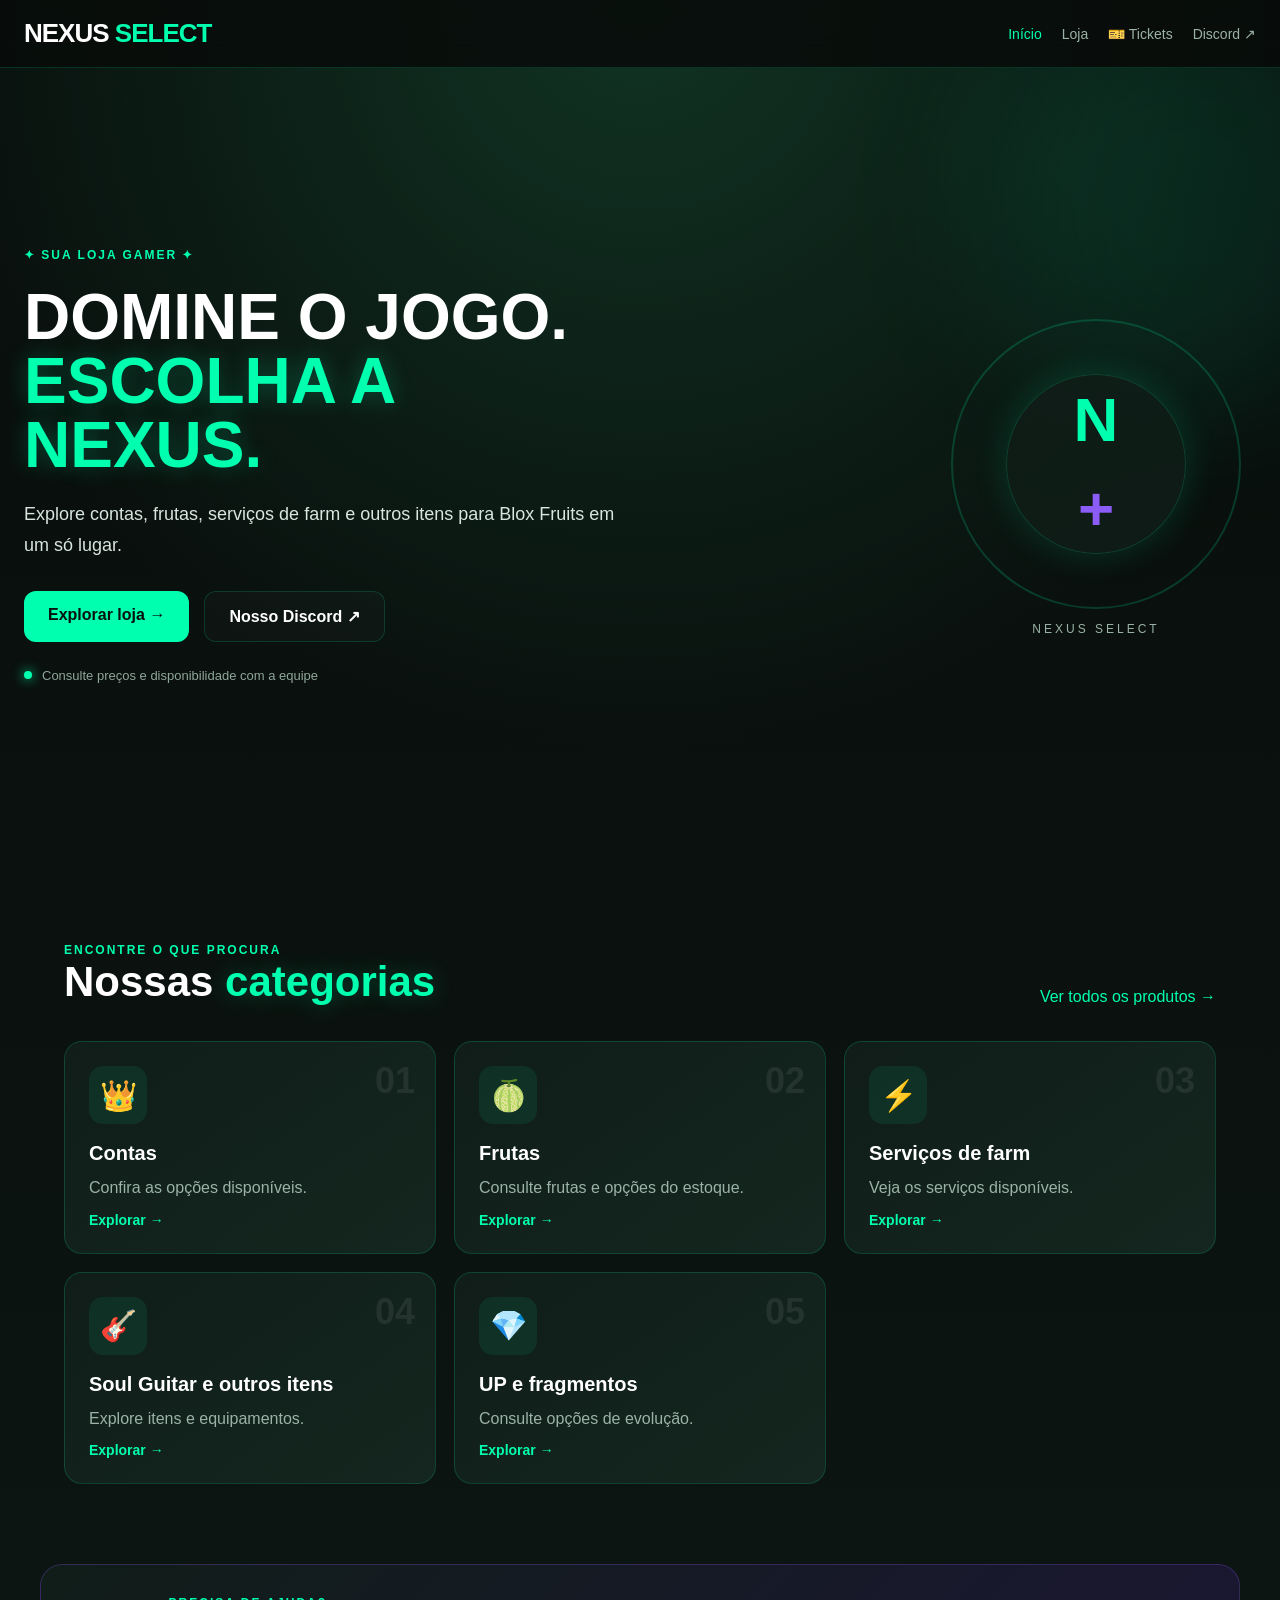
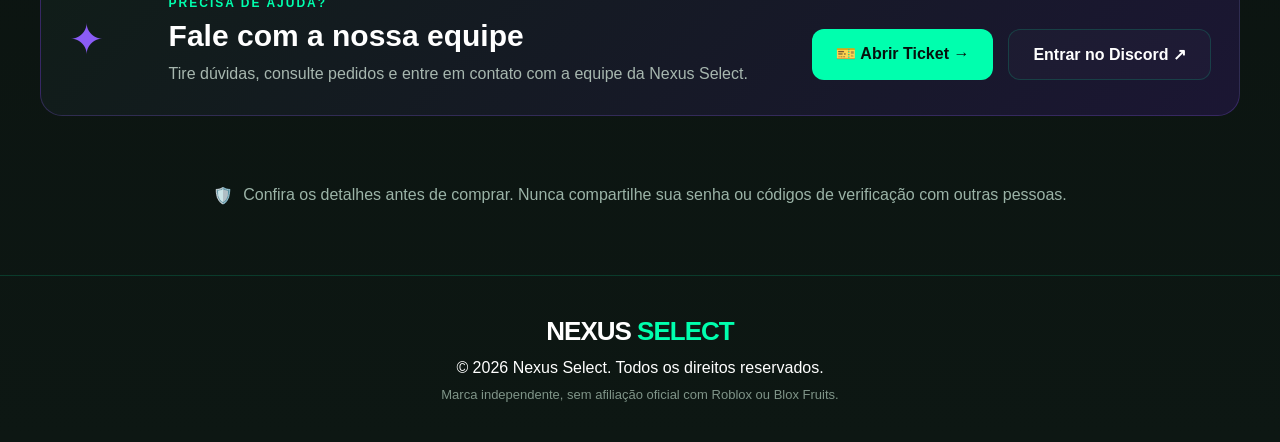
<file: index.html>
<!DOCTYPE html>
<html lang="pt-BR">
<head>
  <meta charset="UTF-8">
  <meta name="viewport" content="width=device-width, initial-scale=1.0">
  <meta name="theme-color" content="#080d0b">
  <meta name="description" content="Nexus Select — loja de itens, frutas, contas e serviços para Blox Fruits.">
  <title>Nexus Select | Início</title>
  <link rel="stylesheet" href="style.css">
  <script src="script.js" defer></script>
</head>

<body>
  <header class="site-header">
    <a class="brand" href="index.html" aria-label="Nexus Select, início">
      NEXUS <span>SELECT</span>
    </a>

    <nav class="main-nav" aria-label="Navegação principal">
      <a class="nav-link active" href="index.html">Início</a>
      <a class="nav-link" href="loja.html">Loja</a>
      <a class="nav-link" href="tickets.html">🎫 Tickets</a>
      <a class="nav-link"
         href="https://discord.gg/UbXGMjhYP"
         target="_blank" rel="noopener noreferrer">Discord ↗</a>
    </nav>
  </header>

  <main>
    <section class="hero">
      <div class="hero-glow"></div>

      <div class="hero-content">
        <span class="eyebrow">✦ SUA LOJA GAMER ✦</span>

        <h1>DOMINE O JOGO.<br>
          <span class="gradient-text">ESCOLHA A NEXUS.</span>
        </h1>

        <p class="hero-description">
          Explore contas, frutas, serviços de farm e outros itens
          para Blox Fruits em um só lugar.
        </p>

        <div class="hero-actions">
          <a class="button button-primary" href="loja.html">
            Explorar loja <span aria-hidden="true">→</span>
          </a>

          <a class="button button-secondary"
             href="https://discord.gg/UbXGMjhYP"
             target="_blank" rel="noopener noreferrer">
            Nosso Discord ↗
          </a>
        </div>

        <div class="hero-status">
          <span class="status-dot"></span>
          <span>Consulte preços e disponibilidade com a equipe</span>
        </div>
      </div>

      <div class="hero-symbol" aria-hidden="true">
        <div class="symbol-ring"></div>
        <div class="symbol-core">N<span>+</span></div>
        <div class="symbol-caption">NEXUS SELECT</div>
      </div>
    </section>

    <section class="section categories-section" id="categorias">
      <div class="section-heading">
        <div>
          <span class="eyebrow">ENCONTRE O QUE PROCURA</span>
          <h2>Nossas <span class="gradient-text">categorias</span></h2>
        </div>
        <a class="text-link" href="loja.html">Ver todos os produtos →</a>
      </div>

      <div class="category-grid">
        <a class="category-card" href="categoria.html?tipo=contas">
          <div class="category-icon">👑</div>
          <div class="category-info">
            <h3>Contas</h3>
            <p>Confira as opções disponíveis.</p>
            <span class="category-link">Explorar →</span>
          </div>
          <span class="card-number">01</span>
        </a>

        <a class="category-card" href="categoria.html?tipo=frutas">
          <div class="category-icon">🍈</div>
          <div class="category-info">
            <h3>Frutas</h3>
            <p>Consulte frutas e opções do estoque.</p>
            <span class="category-link">Explorar →</span>
          </div>
          <span class="card-number">02</span>
        </a>

        <a class="category-card" href="categoria.html?tipo=servicos">
          <div class="category-icon">⚡</div>
          <div class="category-info">
            <h3>Serviços de farm</h3>
            <p>Veja os serviços disponíveis.</p>
            <span class="category-link">Explorar →</span>
          </div>
          <span class="card-number">03</span>
        </a>

        <a class="category-card" href="categoria.html?tipo=itens">
          <div class="category-icon">🎸</div>
          <div class="category-info">
            <h3>Soul Guitar e outros itens</h3>
            <p>Explore itens e equipamentos.</p>
            <span class="category-link">Explorar →</span>
          </div>
          <span class="card-number">04</span>
        </a>

        <a class="category-card" href="categoria.html?tipo=up">
          <div class="category-icon">💎</div>
          <div class="category-info">
            <h3>UP e fragmentos</h3>
            <p>Consulte opções de evolução.</p>
            <span class="category-link">Explorar →</span>
          </div>
          <span class="card-number">05</span>
        </a>
      </div>
    </section>

    <!-- AJUDA E TICKETS -->
    <section class="discord-banner">
      <div class="discord-mark" aria-hidden="true">✦</div>

      <div class="discord-copy">
        <span class="eyebrow">PRECISA DE AJUDA?</span>
        <h2>Fale com a nossa equipe</h2>
        <p>
          Tire dúvidas, consulte pedidos e entre em contato
          com a equipe da Nexus Select.
        </p>
      </div>

      <div class="hero-actions">
        <a class="button button-primary"
           href="tickets.html">
          🎫 Abrir Ticket →
        </a>

        <a class="button button-secondary"
           href="https://discord.gg/UbXGMjhYP"
           target="_blank" rel="noopener noreferrer">
          Entrar no Discord ↗
        </a>
      </div>
    </section>

    <section class="trust-note">
      <span aria-hidden="true">🛡️</span>
      <p>
        Confira os detalhes antes de comprar. Nunca compartilhe sua senha
        ou códigos de verificação com outras pessoas.
      </p>
    </section>
  </main>

  <footer class="site-footer">
    <a class="brand footer-brand" href="index.html">
      NEXUS <span>SELECT</span>
    </a>

    <p>© 2026 Nexus Select. Todos os direitos reservados.</p>

    <p class="footer-disclaimer">
      Marca independente, sem afiliação oficial com Roblox ou Blox Fruits.
    </p>
  </footer>
</body>
</html>
</file>
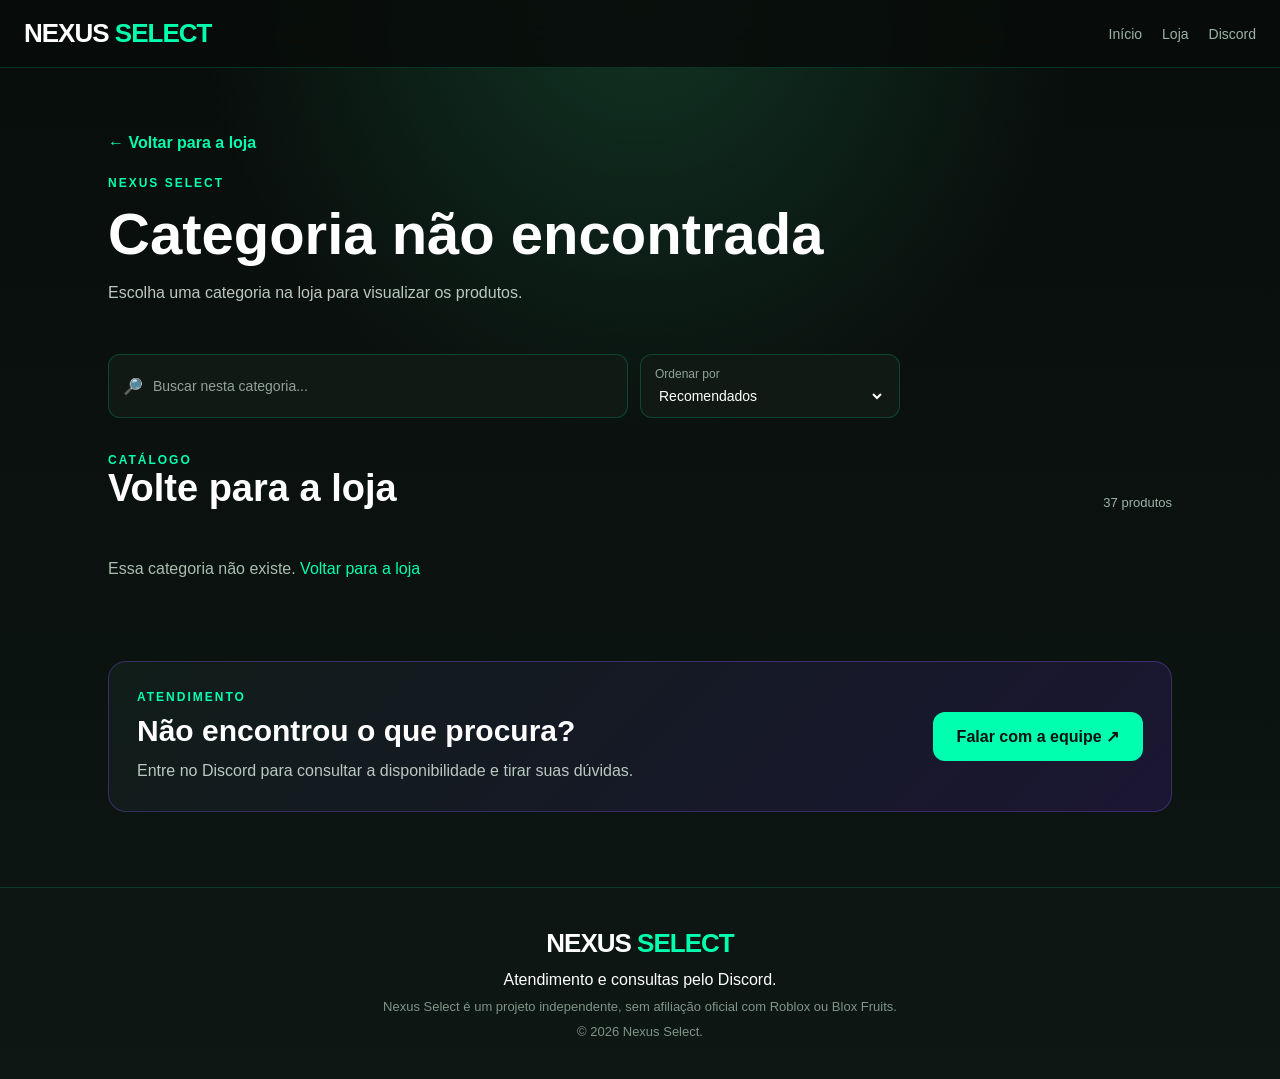
<file: categoria.html>
<!DOCTYPE html>
<html lang="pt-BR">
<head>
  <meta charset="UTF-8">
  <meta name="viewport" content="width=device-width, initial-scale=1.0">

  <title>Categoria | Nexus Select</title>
  <meta
    name="description"
    content="Explore as categorias de produtos e serviços da Nexus Select."
  >

  <link rel="stylesheet" href="style.css">
  <link rel="stylesheet" href="loja.css">

  <script src="produtos.js" defer></script>
  <script src="script.js" defer></script>
  <script src="loja.js" defer></script>
  <script src="categoria.js" defer></script>
</head>

<body>

  <header class="site-header">
    <a class="brand" href="index.html">
      NEXUS <span>SELECT</span>
    </a>

    <nav class="main-nav">
      <a class="nav-link" href="index.html">Início</a>
      <a class="nav-link" href="loja.html">Loja</a>
      <a
        class="nav-link"
        href="https://discord.gg/UbXGMjhYP"
        target="_blank"
        rel="noopener noreferrer"
      >
        Discord
      </a>
    </nav>
  </header>

  <main class="shop-page">

    <section class="shop-hero">
      <a class="back-link" href="loja.html">← Voltar para a loja</a>

      <p class="eyebrow" id="categoria-etiqueta">
        NEXUS SELECT
      </p>

      <h1 id="categoria-titulo">
        Carregando <span class="gradient-text">categoria...</span>
      </h1>

      <p id="categoria-descricao">
        Estamos preparando os produtos desta categoria.
      </p>
    </section>

    <section class="shop-tools">
      <label class="search-box">
        <span>🔎</span>
        <input
          type="search"
          id="busca-produtos"
          placeholder="Buscar nesta categoria..."
          aria-label="Buscar nesta categoria"
        >
      </label>

      <label class="filter-box">
        <span>Ordenar por</span>
        <select id="ordenacao">
          <option value="padrao">Recomendados</option>
          <option value="menor-preco">Menor preço</option>
          <option value="maior-preco">Maior preço</option>
        </select>
      </label>
    </section>

    <section class="shop-products">
      <div class="section-heading">
        <div>
          <p class="eyebrow">CATÁLOGO</p>
          <h2 id="titulo-lista">Produtos disponíveis</h2>
        </div>

        <span class="product-count" id="quantidade-produtos">
          Carregando produtos...
        </span>
      </div>

      <div class="product-grid" id="lista-produtos">
        <p class="loading-message">
          Carregando produtos...
        </p>
      </div>

      <p id="sem-resultados" hidden>
        Nenhum produto encontrado nesta categoria.
        Tente outra busca ou volte para a loja.
      </p>
    </section>

    <section class="shop-help">
      <div>
        <p class="eyebrow">ATENDIMENTO</p>
        <h2>Não encontrou o que procura?</h2>
        <p>
          Entre no Discord para consultar a disponibilidade
          e tirar suas dúvidas.
        </p>
      </div>

      <a
        class="button button-primary"
        href="https://discord.gg/UbXGMjhYP"
        target="_blank"
        rel="noopener noreferrer"
      >
        Falar com a equipe ↗
      </a>
    </section>

  </main>

  <footer class="site-footer">
    <a class="brand footer-brand" href="index.html">
      NEXUS <span>SELECT</span>
    </a>

    <p>Atendimento e consultas pelo Discord.</p>

    <p class="footer-disclaimer">
      Nexus Select é um projeto independente, sem afiliação oficial
      com Roblox ou Blox Fruits.
    </p>

    <p class="footer-disclaimer">
      © <span id="ano-atual"></span> Nexus Select.
    </p>
  </footer>

</body>
</html>
</file>
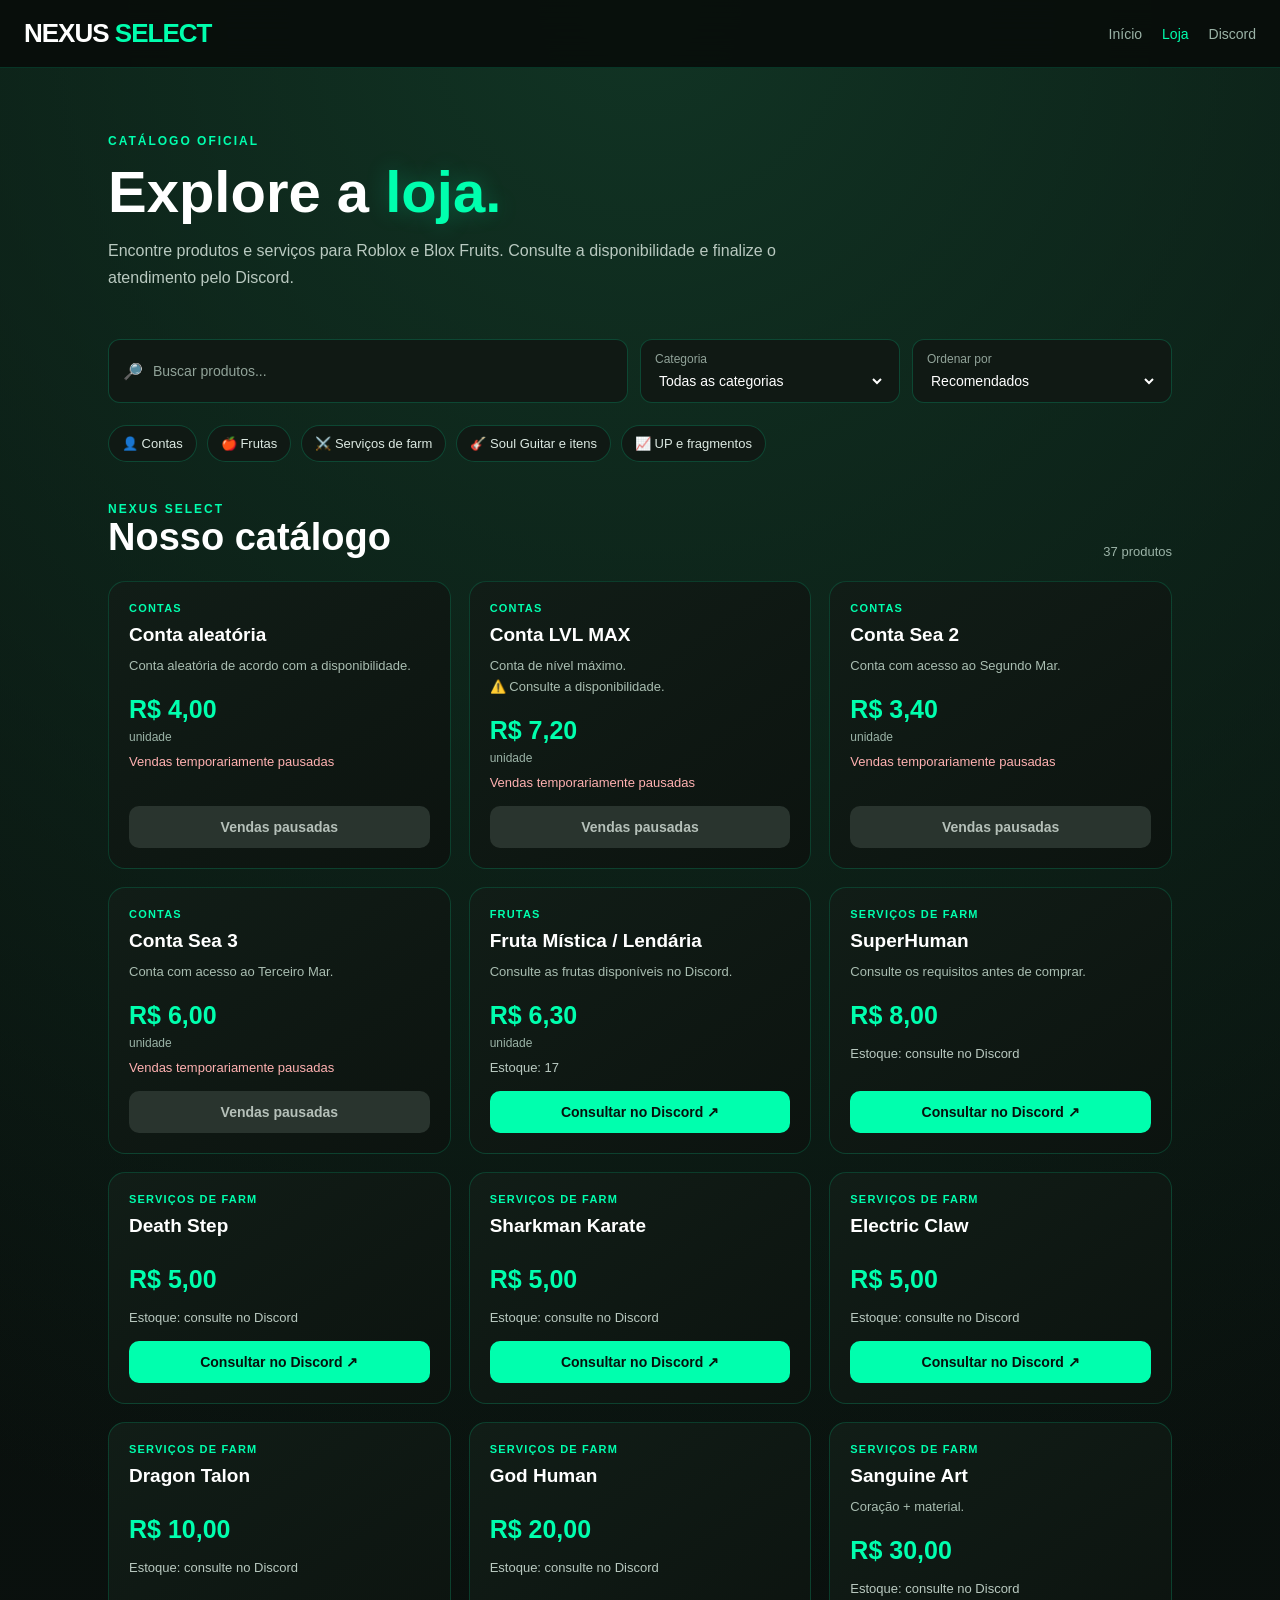
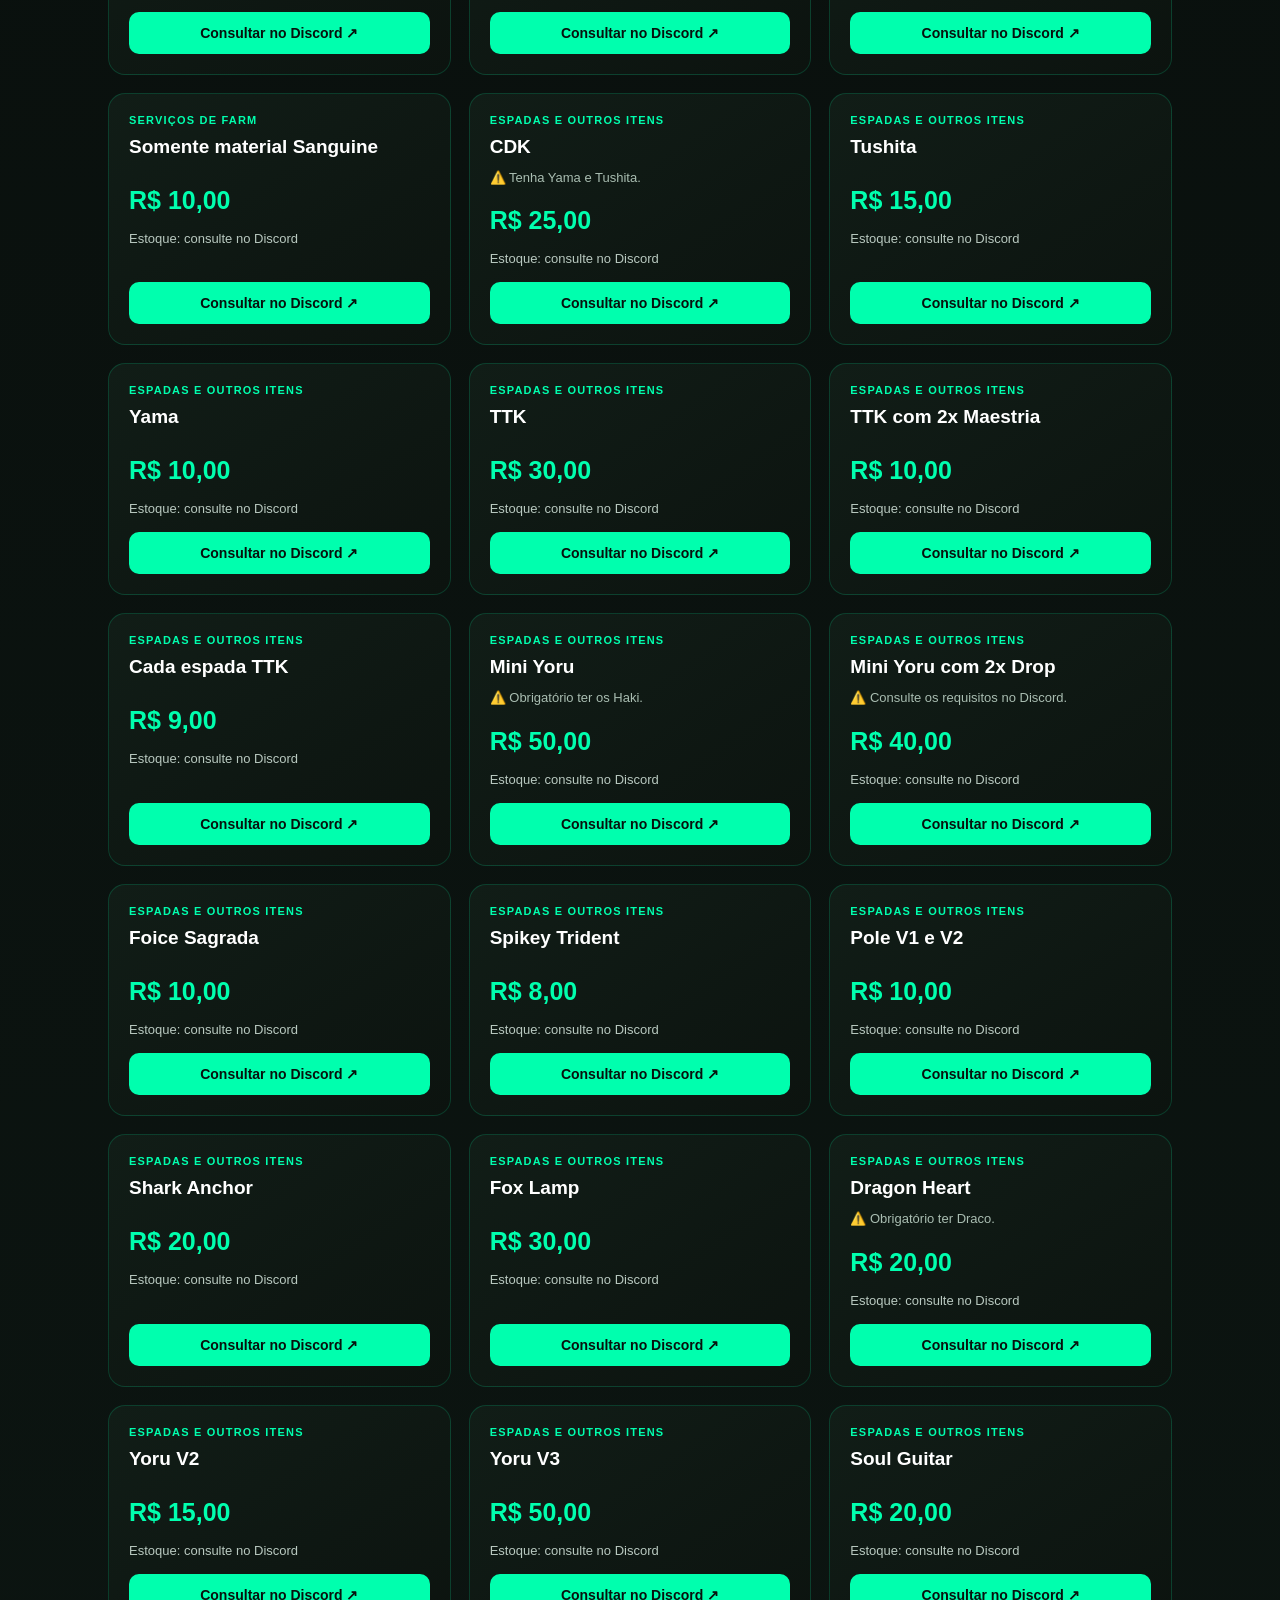
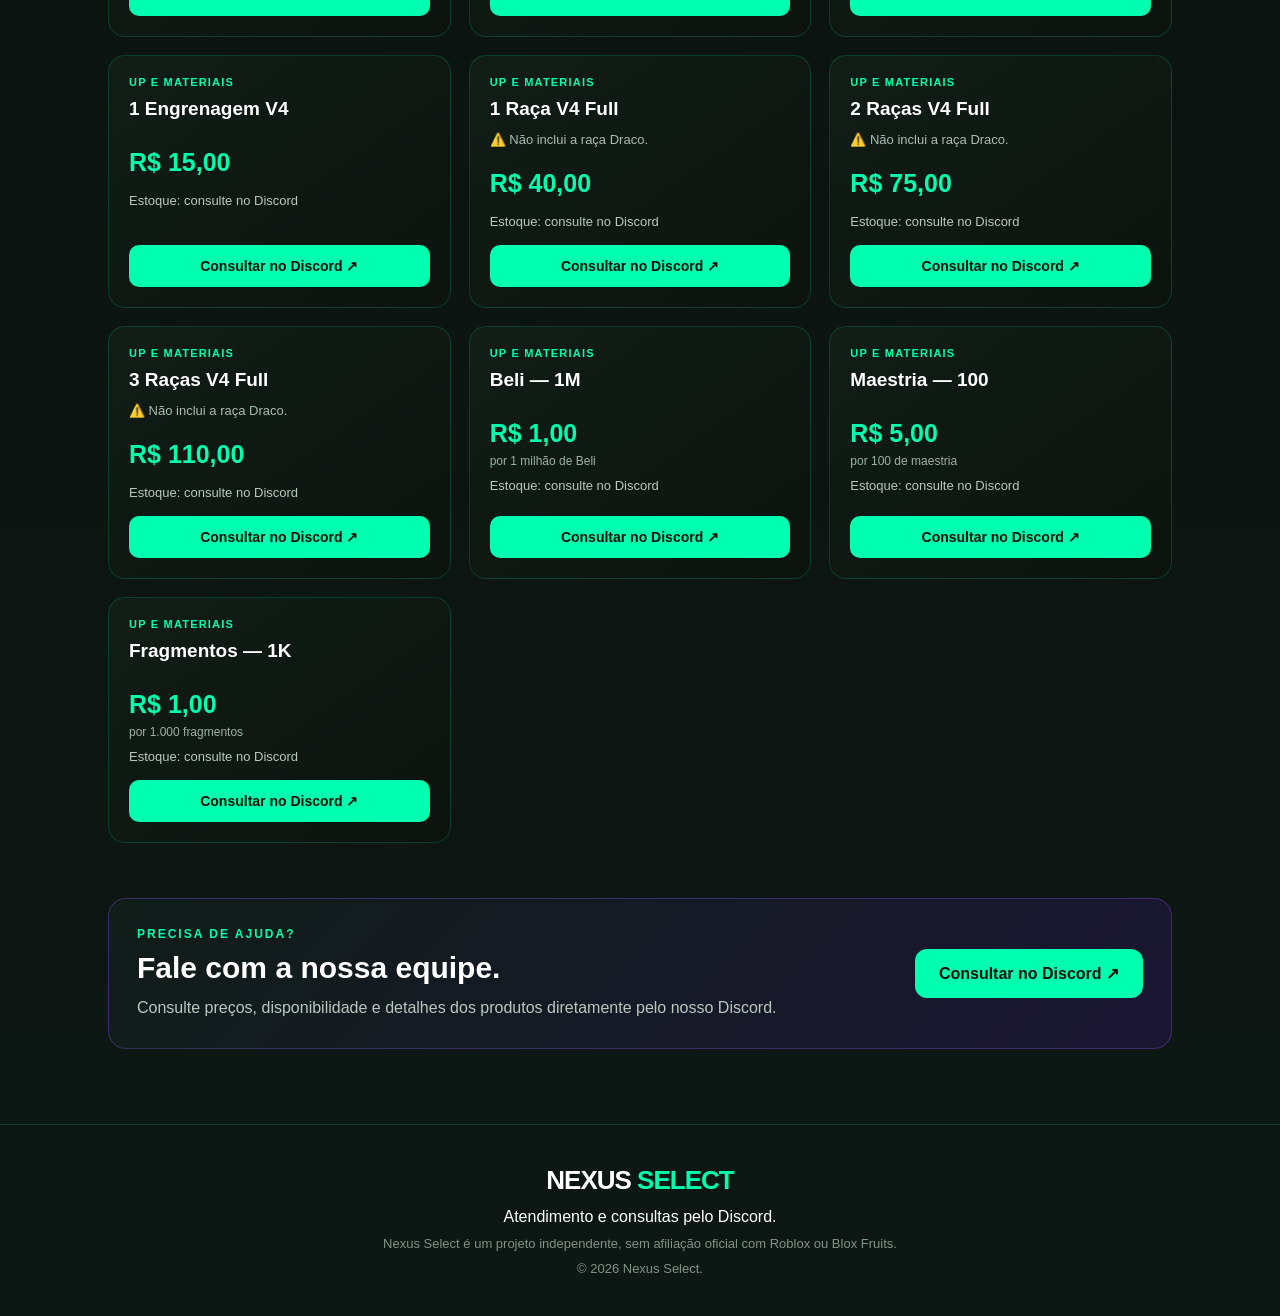
<file: loja.html>
<!DOCTYPE html>
<html lang="pt-BR">
<head>
  <meta charset="UTF-8">
  <meta name="viewport" content="width=device-width, initial-scale=1.0">

  <title>Loja | Nexus Select</title>
  <meta name="description" content="Explore o catálogo da Nexus Select e consulte suas compras pelo Discord.">

  <link rel="stylesheet" href="style.css">
  <link rel="stylesheet" href="loja.css">

  <script src="produtos.js" defer></script>
  <script src="script.js" defer></script>
  <script src="loja.js" defer></script>
</head>

<body>

  <header class="site-header">
    <a class="brand" href="index.html">
      NEXUS <span>SELECT</span>
    </a>

    <nav class="main-nav">
      <a class="nav-link" href="index.html">Início</a>
      <a class="nav-link active" href="loja.html">Loja</a>
      <a class="nav-link" href="https://discord.gg/UbXGMjhYP" target="_blank" rel="noopener noreferrer">Discord</a>
    </nav>
  </header>

  <main class="shop-page">

    <section class="shop-hero">
      <p class="eyebrow">CATÁLOGO OFICIAL</p>
      <h1>Explore a <span class="gradient-text">loja.</span></h1>
      <p>
        Encontre produtos e serviços para Roblox e Blox Fruits.
        Consulte a disponibilidade e finalize o atendimento pelo Discord.
      </p>
    </section>

    <section class="shop-tools">
      <label class="search-box">
        <span>🔎</span>
        <input
          type="search"
          id="busca-produtos"
          placeholder="Buscar produtos..."
          aria-label="Buscar produtos"
        >
      </label>

      <label class="filter-box">
        <span>Categoria</span>
        <select id="filtro-categoria">
          <option value="todos">Todas as categorias</option>
          <option value="contas">Contas</option>
          <option value="frutas">Frutas</option>
          <option value="servicos">Serviços de farm</option>
          <option value="itens">Soul Guitar e outros itens</option>
          <option value="up">UP e fragmentos</option>
        </select>
      </label>

      <label class="filter-box">
        <span>Ordenar por</span>
        <select id="ordenacao">
          <option value="padrao">Recomendados</option>
          <option value="menor-preco">Menor preço</option>
          <option value="maior-preco">Maior preço</option>
        </select>
      </label>
    </section>

    <section class="shop-categories">
      <a href="categoria.html?tipo=contas">👤 Contas</a>
      <a href="categoria.html?tipo=frutas">🍎 Frutas</a>
      <a href="categoria.html?tipo=servicos">⚔️ Serviços de farm</a>
      <a href="categoria.html?tipo=itens">🎸 Soul Guitar e itens</a>
      <a href="categoria.html?tipo=up">📈 UP e fragmentos</a>
    </section>

    <section class="shop-products">
      <div class="section-heading">
        <div>
          <p class="eyebrow">NEXUS SELECT</p>
          <h2>Nosso catálogo</h2>
        </div>
        <span class="product-count" id="quantidade-produtos">
          Carregando produtos...
        </span>
      </div>

      <div class="product-grid" id="lista-produtos">
        <p class="loading-message">Carregando catálogo...</p>
      </div>

      <p id="sem-resultados" hidden>
        Nenhum produto encontrado. Tente outra busca ou categoria.
      </p>
    </section>

    <section class="shop-help">
      <div>
        <p class="eyebrow">PRECISA DE AJUDA?</p>
        <h2>Fale com a nossa equipe.</h2>
        <p>
          Consulte preços, disponibilidade e detalhes dos produtos
          diretamente pelo nosso Discord.
        </p>
      </div>

      <a
        class="button button-primary"
        href="https://discord.gg/UbXGMjhYP"
        target="_blank"
        rel="noopener noreferrer"
      >
        Consultar no Discord ↗
      </a>
    </section>

  </main>

  <footer class="site-footer">
    <a class="brand footer-brand" href="index.html">
      NEXUS <span>SELECT</span>
    </a>

    <p>Atendimento e consultas pelo Discord.</p>

    <p class="footer-disclaimer">
      Nexus Select é um projeto independente, sem afiliação oficial
      com Roblox ou Blox Fruits.
    </p>

    <p class="footer-disclaimer">
      © <span id="ano-atual"></span> Nexus Select.
    </p>
  </footer>

</body>
</html>
</file>
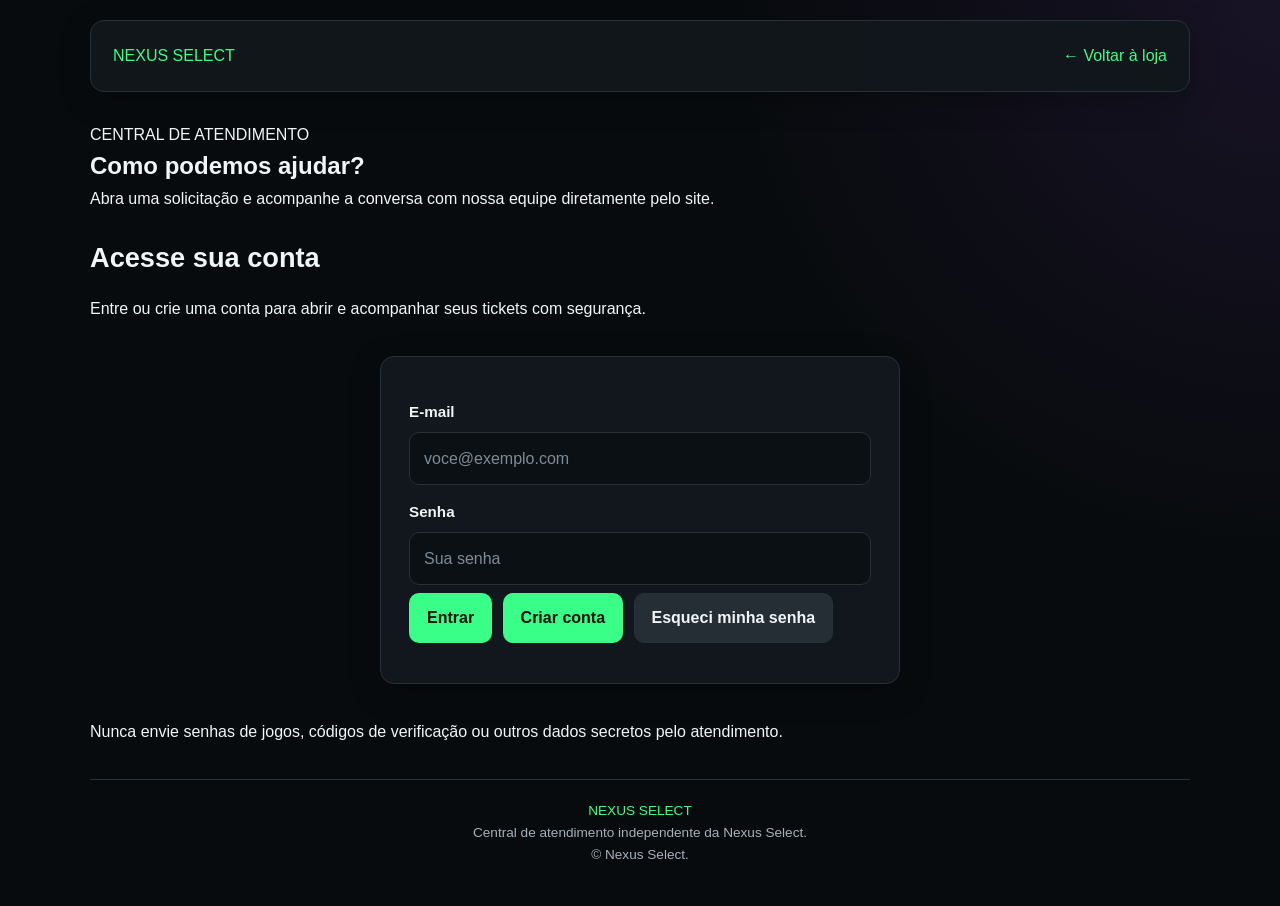
<file: tickets.html>
<!DOCTYPE html>
<html lang="pt-BR">
<head>
  <meta charset="UTF-8">
  <meta name="viewport" content="width=device-width, initial-scale=1.0">
  <meta name="theme-color" content="#080d0b">

  <title>Central de Tickets | Nexus Select</title>
  <meta
    name="description"
    content="Central oficial de atendimento da Nexus Select."
  >

  <link rel="stylesheet" href="tickets.css">
  <script src="tickets.js" defer></script>
</head>

<body>
  <header class="ticket-header">
    <a class="ticket-brand" href="index.html">
      NEXUS <span>SELECT</span>
    </a>

    <a class="ticket-back" href="index.html">
      ← Voltar à loja
    </a>
  </header>

  <main class="ticket-main">
    <section class="ticket-hero">
      <p class="ticket-eyebrow">CENTRAL DE ATENDIMENTO</p>

      <h1>
        Como podemos <span>ajudar?</span>
      </h1>

      <p>
        Abra uma solicitação e acompanhe a conversa
        com nossa equipe diretamente pelo site.
      </p>
    </section>

    <section class="ticket-auth" id="area-login">
      <h2>Acesse sua conta</h2>

      <p>
        Entre ou crie uma conta para abrir e acompanhar
        seus tickets com segurança.
      </p>

      <form id="form-login">
        <label for="email">E-mail</label>
        <input
          id="email"
          name="email"
          type="email"
          autocomplete="email"
          placeholder="voce@exemplo.com"
          required
        >

        <label for="senha">Senha</label>
        <input
          id="senha"
          name="senha"
          type="password"
          autocomplete="current-password"
          placeholder="Sua senha"
          minlength="8"
          required
        >

        <button type="submit" id="botao-entrar">
          Entrar
        </button>

        <button type="button" id="botao-cadastro">
          Criar conta
        </button>

        <button type="button" id="botao-recuperar">
          Esqueci minha senha
        </button>

        <p id="mensagem-login" role="status" aria-live="polite"></p>
      </form>
    </section>

    <section class="ticket-dashboard" id="area-tickets" hidden>
      <div class="ticket-section-heading">
        <div>
          <p class="ticket-eyebrow">SUA CONTA</p>
          <h2>Meus tickets</h2>
        </div>

        <button type="button" id="botao-sair">
          Sair
        </button>
      </div>

      <button type="button" id="botao-abrir-ticket">
        + Abrir novo ticket
      </button>

      <form id="form-ticket" hidden>
        <label for="ticket-categoria">Categoria</label>

        <select id="ticket-categoria" required>
          <option value="">Selecione uma categoria</option>
          <option value="compra">Dúvida sobre compra</option>
          <option value="pedido">Problema com pedido</option>
          <option value="produto">Produto e disponibilidade</option>
          <option value="suporte">Suporte geral</option>
          <option value="outro">Outro assunto</option>
        </select>

        <label for="ticket-assunto">Assunto</label>
        <input
          id="ticket-assunto"
          maxlength="100"
          placeholder="Resuma sua solicitação"
          required
        >

        <label for="ticket-mensagem">Mensagem</label>
        <textarea
          id="ticket-mensagem"
          rows="5"
          maxlength="3000"
          placeholder="Explique como podemos ajudar..."
          required
        ></textarea>

        <button type="submit" id="botao-enviar-ticket">
          Enviar solicitação
        </button>

        <button type="button" id="botao-cancelar-ticket">
          Cancelar
        </button>

        <p id="mensagem-ticket" role="status" aria-live="polite"></p>
      </form>

      <div id="lista-tickets">
        <p>Seus tickets aparecerão aqui após o login.</p>
      </div>

      <section id="conversa-ticket" hidden>
        <button type="button" id="botao-voltar-tickets">
          ← Meus tickets
        </button>

        <h2 id="conversa-titulo">Conversa do ticket</h2>

        <div id="lista-mensagens" aria-live="polite"></div>

        <form id="form-resposta">
          <label for="resposta-mensagem">Sua mensagem</label>

          <textarea
            id="resposta-mensagem"
            rows="3"
            maxlength="3000"
            placeholder="Escreva sua resposta..."
            required
          ></textarea>

          <button type="submit">Enviar mensagem</button>
          <p id="mensagem-resposta" role="status"></p>
        </form>
      </section>
    </section>

    <section class="ticket-admin" id="area-admin" hidden>
      <p class="ticket-eyebrow">EQUIPE NEXUS</p>
      <h2>Painel de atendimento</h2>

      <p>
        Área reservada para funcionários autorizados.
      </p>

      <div id="lista-tickets-admin"></div>
    </section>

    <p class="ticket-security-note">
      Nunca envie senhas de jogos, códigos de verificação
      ou outros dados secretos pelo atendimento.
    </p>
  </main>

  <footer class="ticket-footer">
    <a class="ticket-brand" href="index.html">
      NEXUS <span>SELECT</span>
    </a>

    <p>Central de atendimento independente da Nexus Select.</p>
    <p>© <span id="ano-atual"></span> Nexus Select.</p>
  </footer>
</body>
</html>
</file>
<file: style.css>
/* BOTÃO DO SISTEMA DE TICKETS */
.botao-tickets {
  display: inline-flex;
  align-items: center;
  justify-content: center;
  gap: 8px;
  padding: 14px 22px;
  margin: 8px;
  border: 1px solid #39ff88;
  border-radius: 12px;
  background: #10251b;
  color: #39ff88;
  font-weight: bold;
  text-decoration: none;
  transition: 0.2s ease;
}

.botao-tickets:hover {
  background: #39ff88;
  color: #07110b;
  transform: translateY(-2px);
}
@import url('https://fonts.googleapis.com/css2?family=Inter:wght@400;500;600;700;800;900&display=swap');

:root{
  --bg:#080d0b;
  --bg2:#0d1713;
  --card:#101d18;
  --card2:#14261f;
  --green:#00ffae;
  --green2:#00d68f;
  --purple:#8b5cf6;
  --white:#ffffff;
  --text:#d8e6df;
  --line:rgba(0,255,174,.16);
}

*{
  margin:0;
  padding:0;
  box-sizing:border-box;
}

html{
  scroll-behavior:smooth;
}

body{
  font-family:Inter,sans-serif;
  background:
    radial-gradient(circle at top,#113424 0%,transparent 35%),
    linear-gradient(180deg,var(--bg),var(--bg2));
  color:var(--white);
}

a{
  text-decoration:none;
  color:inherit;
}

/* HEADER */

.site-header{
  position:sticky;
  top:0;
  z-index:100;
  backdrop-filter:blur(15px);
  background:rgba(8,13,11,.9);
  border-bottom:1px solid var(--line);
}

.site-header{
  display:flex;
  justify-content:space-between;
  align-items:center;
  padding:18px 24px;
}

.brand{
  font-size:26px;
  font-weight:900;
  letter-spacing:-1px;
}

.brand span{
  color:var(--green);
}

.main-nav{
  display:flex;
  gap:20px;
}

.nav-link{
  color:#9bb3a7;
  font-size:14px;
  transition:.2s;
}

.nav-link:hover,
.nav-link.active{
  color:var(--green);
}

/* HERO */

.hero{
  min-height:88vh;
  display:flex;
  justify-content:space-between;
  align-items:center;
  gap:40px;
  padding:70px 24px;
  position:relative;
  overflow:hidden;
}

.hero-glow{
  position:absolute;
  right:-120px;
  top:-80px;
  width:420px;
  height:420px;
  border-radius:50%;
  background:rgba(0,255,174,.08);
  filter:blur(70px);
}

.hero-content{
  max-width:620px;
  position:relative;
  z-index:2;
}

.eyebrow{
  color:var(--green);
  font-size:12px;
  font-weight:800;
  letter-spacing:2px;
}

.hero h1{
  font-size:64px;
  line-height:1;
  margin:22px 0;
}

.gradient-text{
  color:var(--green);
  text-shadow:0 0 22px rgba(0,255,174,.25);
}

.hero-description{
  color:var(--text);
  font-size:18px;
  line-height:1.7;
}

.hero-actions{
  display:flex;
  gap:15px;
  margin-top:30px;
  flex-wrap:wrap;
}

.button{
  padding:15px 24px;
  border-radius:12px;
  font-weight:800;
  transition:.2s;
}

.button:hover{
  transform:translateY(-3px);
}

.button-primary{
  background:var(--green);
  color:#07110d;
}

.button-secondary{
  border:1px solid var(--line);
  background:rgba(255,255,255,.02);
}

.hero-status{
  display:flex;
  align-items:center;
  gap:10px;
  margin-top:26px;
  color:#8fa69b;
  font-size:13px;
}

.status-dot{
  width:8px;
  height:8px;
  border-radius:50%;
  background:var(--green);
  box-shadow:0 0 12px var(--green);
}

/* SÍMBOLO */

.hero-symbol{
  position:relative;
  width:320px;
  height:320px;
  display:grid;
  place-items:center;
}

.symbol-ring{
  position:absolute;
  width:290px;
  height:290px;
  border-radius:50%;
  border:2px solid rgba(0,255,174,.18);
}

.symbol-core{
  width:180px;
  height:180px;
  border-radius:50%;
  display:grid;
  place-items:center;
  background:rgba(16,29,24,.9);
  border:1px solid var(--line);
  font-size:62px;
  font-weight:900;
  color:var(--green);
  box-shadow:0 0 35px rgba(0,255,174,.15);
}

.symbol-core span{
  color:var(--purple);
}

.symbol-caption{
  position:absolute;
  bottom:-12px;
  font-size:12px;
  letter-spacing:3px;
  color:#9bb3a7;
}

/* SEÇÕES */

.section{
  max-width:1200px;
  margin:auto;
  padding:80px 24px;
}

.section-heading{
  display:flex;
  justify-content:space-between;
  align-items:flex-end;
  margin-bottom:35px;
  gap:20px;
}

.section-heading h2{
  font-size:42px;
}

.text-link{
  color:var(--green);
}

/* CATEGORIAS */

.category-grid{
  display:grid;
  grid-template-columns:repeat(3,1fr);
  gap:18px;
}

.category-card{
  position:relative;
  padding:24px;
  border-radius:18px;
  background:linear-gradient(145deg,var(--card),var(--card2));
  border:1px solid var(--line);
  transition:.2s;
}

.category-card:hover{
  transform:translateY(-5px);
  border-color:rgba(0,255,174,.45);
}

.category-icon{
  width:58px;
  height:58px;
  display:grid;
  place-items:center;
  border-radius:14px;
  background:rgba(0,255,174,.08);
  font-size:30px;
}

.category-info h3{
  margin-top:18px;
  font-size:20px;
}

.category-info p{
  margin:10px 0;
  color:#9bb3a7;
  line-height:1.6;
}

.category-link{
  color:var(--green);
  font-size:14px;
  font-weight:700;
}

.card-number{
  position:absolute;
  top:18px;
  right:20px;
  color:rgba(255,255,255,.08);
  font-size:36px;
  font-weight:900;
}

/* DISCORD */

.discord-banner{
  max-width:1200px;
  margin:0 auto 70px;
  padding:28px;
  border-radius:22px;
  background:linear-gradient(135deg,#101d18,#1b1633);
  border:1px solid rgba(139,92,246,.25);
  display:flex;
  align-items:center;
  justify-content:space-between;
  gap:24px;
}

.discord-mark{
  font-size:42px;
  color:var(--purple);
}

.discord-copy h2{
  margin:8px 0;
  font-size:30px;
}

.discord-copy p{
  color:#a7b7af;
  line-height:1.6;
}

/* AVISO */

.trust-note{
  max-width:900px;
  margin:0 auto 70px;
  text-align:center;
  color:#9bb3a7;
  display:flex;
  gap:10px;
  justify-content:center;
  align-items:center;
}

/* FOOTER */

.site-footer{
  border-top:1px solid var(--line);
  text-align:center;
  padding:40px 20px;
}

.footer-brand{
  display:inline-block;
  margin-bottom:12px;
}

.footer-disclaimer{
  color:#7f9488;
  font-size:13px;
  margin-top:10px;
}

/* RESPONSIVO */

@media(max-width:900px){

  .hero{
    flex-direction:column;
    text-align:center;
    min-height:auto;
    padding-top:60px;
  }

  .hero-content{
    max-width:100%;
  }

  .hero-actions{
    justify-content:center;
  }

  .hero-status{
    justify-content:center;
  }

  .section-heading{
    flex-direction:column;
    align-items:flex-start;
  }

  .category-grid{
    grid-template-columns:1fr;
  }

  .discord-banner{
    flex-direction:column;
    text-align:center;
  }

  .main-nav{
    gap:14px;
  }

  .hero h1{
    font-size:48px;
  }

  .hero-symbol{
    width:240px;
    height:240px;
  }

  .symbol-ring{
    width:220px;
    height:220px;
  }

  .symbol-core{
    width:140px;
    height:140px;
    font-size:46px;
  }
  }
</file>
<file: loja.css>
/* NEXUS SELECT — ESTILO DA LOJA */

.shop-page {
  width: min(1100px, 100%);
  margin: 0 auto;
  padding: 32px 18px 60px;
}

.shop-hero {
  padding: 34px 0 28px;
}

.shop-hero h1 {
  margin: 12px 0;
  font-size: clamp(34px, 7vw, 58px);
  line-height: 1.12;
  overflow-wrap: anywhere;
}

.shop-hero > p:not(.eyebrow) {
  color: #b9c9c0;
  line-height: 1.7;
  max-width: 700px;
}

.back-link {
  display: inline-block;
  margin-bottom: 24px;
  color: #00ffae;
  font-weight: 700;
}

.shop-tools {
  display: grid;
  grid-template-columns: minmax(0, 2fr) minmax(0, 1fr) minmax(0, 1fr);
  gap: 12px;
  margin: 20px 0;
}

.search-box,
.filter-box {
  min-width: 0;
  display: flex;
  align-items: center;
  gap: 10px;
  padding: 12px 14px;
  border: 1px solid rgba(0, 255, 174, .2);
  border-radius: 12px;
  background: #101914;
}

.search-box input,
.filter-box select {
  width: 100%;
  min-width: 0;
  border: 0;
  outline: 0;
  color: #fff;
  background: transparent;
  font: inherit;
  font-size: 14px;
}

.search-box input::placeholder {
  color: #91a399;
}

.filter-box {
  display: flex;
  flex-direction: column;
  align-items: stretch;
  gap: 6px;
}

.filter-box span {
  color: #91a399;
  font-size: 12px;
}

.filter-box select option {
  background: #101914;
  color: #fff;
}

.shop-categories {
  display: flex;
  flex-wrap: wrap;
  gap: 10px;
  margin: 22px 0 40px;
}

.shop-categories a {
  padding: 10px 13px;
  border: 1px solid rgba(0, 255, 174, .2);
  border-radius: 999px;
  background: #101914;
  color: #dce9e2;
  font-size: 13px;
  transition: .2s;
}

.shop-categories a:hover {
  border-color: #00ffae;
  color: #00ffae;
}

.shop-products {
  margin: 35px 0;
}

.shop-products .section-heading {
  margin-bottom: 22px;
}

.shop-products .section-heading h2 {
  font-size: clamp(28px, 5vw, 38px);
}

.product-count {
  color: #9bb3a7;
  font-size: 13px;
}

.product-grid {
  display: grid;
  grid-template-columns: repeat(3, minmax(0, 1fr));
  gap: 18px;
}

.product-card {
  display: flex;
  flex-direction: column;
  min-width: 0;
  padding: 20px;
  border: 1px solid rgba(0, 255, 174, .17);
  border-radius: 17px;
  background: linear-gradient(145deg, #111d17, #0c130f);
  transition: transform .2s, border-color .2s;
}

.product-card:hover {
  transform: translateY(-3px);
  border-color: rgba(0, 255, 174, .55);
}

.product-category {
  color: #00ffae;
  font-size: 11px;
  font-weight: 800;
  letter-spacing: 1.2px;
  text-transform: uppercase;
}

.product-card h3 {
  margin: 10px 0;
  font-size: 19px;
  overflow-wrap: anywhere;
}

.product-description,
.product-requirements {
  color: #a9bdb1;
  font-size: 13px;
  line-height: 1.6;
}

.product-price {
  margin: 18px 0 6px;
  color: #00ffae;
  font-size: 25px;
  font-weight: 900;
}

.product-unit {
  color: #9bb3a7;
  font-size: 12px;
}

.product-stock {
  margin: 10px 0 16px;
  color: #b9c9c0;
  font-size: 13px;
}

.product-stock.out-of-stock {
  color: #ffb1b1;
}

.product-button {
  display: block;
  width: 100%;
  margin-top: auto;
  padding: 13px 12px;
  border: 0;
  border-radius: 10px;
  background: #00ffae;
  color: #07110d;
  text-align: center;
  font-size: 14px;
  font-weight: 800;
  cursor: pointer;
}

.product-button:hover {
  background: #68ffca;
}

.product-button.disabled {
  background: #29342e;
  color: #b5c0b9;
  cursor: default;
}

.loading-message,
.empty-message {
  grid-column: 1 / -1;
  padding: 24px 0;
  color: #a9bdb1;
  line-height: 1.6;
}

#sem-resultados {
  margin-top: 20px;
  color: #a9bdb1;
  line-height: 1.6;
}

#sem-resultados[hidden],
.product-card[hidden] {
  display: none !important;
}

.shop-help {
  display: flex;
  justify-content: space-between;
  align-items: center;
  gap: 24px;
  margin: 55px 0 15px;
  padding: 28px;
  border: 1px solid rgba(139, 92, 246, .3);
  border-radius: 18px;
  background: linear-gradient(135deg, #101d18, #1b1633);
}

.shop-help h2 {
  margin: 10px 0;
  font-size: clamp(22px, 4vw, 30px);
}

.shop-help p:not(.eyebrow) {
  color: #b9c9c0;
  line-height: 1.6;
}

.shop-help .button {
  flex-shrink: 0;
  text-align: center;
}

.site-footer {
  overflow-wrap: anywhere;
}

@media (max-width: 760px) {
  .shop-page {
    padding: 22px 16px 40px;
  }

  .shop-hero {
    padding-top: 25px;
  }

  .shop-tools {
    grid-template-columns: 1fr;
  }

  .search-box {
    min-height: 48px;
  }

  .filter-box {
    min-height: 58px;
  }

  .shop-categories {
    display: grid;
    grid-template-columns: repeat(2, minmax(0, 1fr));
    gap: 9px;
    margin-bottom: 32px;
  }

  .shop-categories a {
    display: flex;
    align-items: center;
    justify-content: center;
    min-height: 45px;
    padding: 10px;
    text-align: center;
    overflow-wrap: anywhere;
  }

  .product-grid {
    grid-template-columns: 1fr;
    gap: 14px;
  }

  .product-card {
    padding: 18px;
  }

  .shop-help {
    flex-direction: column;
    align-items: stretch;
    text-align: center;
    padding: 22px 18px;
  }

  .shop-help .button {
    width: 100%;
  }

  .product-count {
    display: inline-block;
    margin-top: 8px;
  }
}

@media (min-width: 500px) and (max-width: 760px) {
  .product-grid {
    grid-template-columns: repeat(2, minmax(0, 1fr));
  }
}
</file>
<file: tickets.css>
/* =====================================
   NEXUS SELECT — SISTEMA DE TICKETS
   Tema: Preto, verde neon e roxo
   Responsivo para celulares
===================================== */

:root {
  --fundo: #080b0e;
  --fundo-card: #11171c;
  --fundo-input: #0b1014;
  --verde: #39ff88;
  --verde-hover: #20df70;
  --roxo: #a855f7;
  --texto: #f2f5f7;
  --texto-secundario: #a5b0b9;
  --borda: #263139;
  --erro: #ff5d6c;
  --sucesso: #39ff88;
  --raio: 14px;
  --sombra: 0 8px 30px rgba(0, 0, 0, 0.25);
}

* {
  box-sizing: border-box;
  margin: 0;
  padding: 0;
}

html {
  scroll-behavior: smooth;
}

body {
  min-height: 100vh;
  background:
    radial-gradient(
      circle at top right,
      rgba(168, 85, 247, 0.10),
      transparent 35%
    ),
    var(--fundo);
  color: var(--texto);
  font-family: Arial, Helvetica, sans-serif;
  line-height: 1.6;
  padding: 20px;
}

button,
input,
select,
textarea {
  font: inherit;
}

button {
  cursor: pointer;
}

button:disabled {
  cursor: not-allowed;
  opacity: 0.55;
}

a {
  color: var(--verde);
  text-decoration: none;
}

a:hover {
  color: var(--roxo);
}

/* CABEÇALHO */

header {
  width: 100%;
  max-width: 1100px;
  margin: 0 auto 30px;
  padding: 22px;
  display: flex;
  align-items: center;
  justify-content: space-between;
  gap: 16px;
  flex-wrap: wrap;
  background: rgba(17, 23, 28, 0.92);
  border: 1px solid var(--borda);
  border-radius: var(--raio);
  box-shadow: var(--sombra);
}

header h1 {
  color: var(--verde);
  font-size: clamp(1.4rem, 4vw, 2rem);
  line-height: 1.3;
  text-shadow: 0 0 15px rgba(57, 255, 136, 0.18);
}

header p {
  color: var(--texto-secundario);
  font-size: 0.9rem;
  margin-top: 5px;
}

/* CONTEÚDO PRINCIPAL */

main {
  width: 100%;
  max-width: 1100px;
  margin: 0 auto;
}

section {
  margin-bottom: 25px;
}

h2 {
  font-size: clamp(1.25rem, 4vw, 1.7rem);
  margin-bottom: 16px;
  overflow-wrap: anywhere;
}

h3 {
  font-size: 1.1rem;
  margin-bottom: 12px;
}

p {
  overflow-wrap: anywhere;
}

/* CARTÕES */

#form-login,
#area-tickets,
#form-ticket,
#conversa-ticket,
#area-admin {
  background: var(--fundo-card);
  border: 1px solid var(--borda);
  border-radius: var(--raio);
  padding: clamp(18px, 4vw, 28px);
  box-shadow: var(--sombra);
}

#form-login {
  max-width: 520px;
  margin: 35px auto;
}

#form-login h2 {
  color: var(--verde);
}

#area-tickets,
#form-ticket,
#conversa-ticket,
#area-admin {
  margin-top: 22px;
}

/* CAMPOS E FORMULÁRIOS */

label {
  display: block;
  margin: 15px 0 7px;
  color: var(--texto);
  font-size: 0.95rem;
  font-weight: bold;
}

input,
select,
textarea {
  display: block;
  width: 100%;
  min-width: 0;
  padding: 13px 14px;
  background: var(--fundo-input);
  color: var(--texto);
  border: 1px solid var(--borda);
  border-radius: 10px;
  outline: none;
  transition:
    border-color 0.2s ease,
    box-shadow 0.2s ease;
}

input::placeholder,
textarea::placeholder {
  color: #7f8b95;
}

input:focus,
select:focus,
textarea:focus {
  border-color: var(--verde);
  box-shadow: 0 0 0 3px rgba(57, 255, 136, 0.10);
}

select {
  appearance: auto;
}

textarea {
  min-height: 130px;
  resize: vertical;
}

input[type="checkbox"],
input[type="radio"] {
  display: inline-block;
  width: auto;
}

/* BOTÕES */

button {
  min-height: 44px;
  padding: 11px 17px;
  margin: 8px 6px 0 0;
  color: #07110b;
  background: var(--verde);
  border: 1px solid transparent;
  border-radius: 10px;
  font-weight: bold;
  transition:
    background 0.2s ease,
    transform 0.2s ease,
    box-shadow 0.2s ease;
}

button:hover:not(:disabled) {
  background: var(--verde-hover);
  box-shadow: 0 0 16px rgba(57, 255, 136, 0.15);
  transform: translateY(-1px);
}

button:active:not(:disabled) {
  transform: scale(0.98);
}

#botao-recuperar,
#botao-cancelar-ticket {
  color: var(--texto);
  background: #252d35;
  border-color: var(--borda);
}

#botao-recuperar:hover,
#botao-cancelar-ticket:hover {
  background: #343e49;
}

#botao-abrir-ticket {
  background: var(--roxo);
  color: white;
}

#botao-abrir-ticket:hover {
  background: #9333ea;
}

/* MENSAGENS DE STATUS */

#mensagem-login,
#mensagem-ticket,
#mensagem-resposta {
  margin-top: 12px;
  font-size: 0.92rem;
  overflow-wrap: anywhere;
}

.erro {
  color: var(--erro);
}

.sucesso {
  color: var(--sucesso);
}

/* LISTA DE TICKETS */

#lista-tickets,
#lista-tickets-admin,
#lista-mensagens {
  display: grid;
  gap: 14px;
  margin-top: 18px;
}

.ticket,
.ticket-card,
.mensagem,
.ticket-item {
  min-width: 0;
  padding: 17px;
  background: #0b1116;
  border: 1px solid var(--borda);
  border-radius: 12px;
  overflow-wrap: anywhere;
}

.ticket:hover,
.ticket-card:hover,
.ticket-item:hover {
  border-color: rgba(57, 255, 136, 0.55);
}

.ticket h3,
.ticket-card h3,
.ticket-item h3 {
  color: var(--verde);
}

.ticket p,
.ticket-card p,
.ticket-item p {
  margin-top: 5px;
  color: var(--texto-secundario);
}

.ticket button,
.ticket-card button,
.ticket-item button {
  margin-top: 12px;
}

/* STATUS DOS TICKETS */

.status {
  display: inline-block;
  margin: 6px 0;
  padding: 4px 10px;
  color: var(--verde);
  background: rgba(57, 255, 136, 0.10);
  border: 1px solid rgba(57, 255, 136, 0.25);
  border-radius: 30px;
  font-size: 0.8rem;
  font-weight: bold;
}

.status.aberto {
  color: #60a5fa;
  background: rgba(96, 165, 250, 0.10);
  border-color: rgba(96, 165, 250, 0.30);
}

.status.em-andamento {
  color: #fbbf24;
  background: rgba(251, 191, 36, 0.10);
  border-color: rgba(251, 191, 36, 0.30);
}

.status.fechado {
  color: #b8c0c8;
  background: rgba(184, 192, 200, 0.10);
  border-color: rgba(184, 192, 200, 0.25);
}

/* CONVERSA DO TICKET */

#conversa-ticket {
  border-top: 2px solid var(--roxo);
}

.mensagem {
  border-left: 3px solid var(--roxo);
}

.mensagem p {
  margin-top: 8px;
  white-space: pre-wrap;
}

.mensagem strong {
  color: var(--verde);
}

.mensagem small {
  display: block;
  margin-top: 8px;
  color: var(--texto-secundario);
}

/* RODAPÉ */

footer {
  max-width: 1100px;
  margin: 35px auto 0;
  padding: 20px 10px;
  color: var(--texto-secundario);
  text-align: center;
  font-size: 0.85rem;
  border-top: 1px solid var(--borda);
}

footer a {
  margin: 0 5px;
}

/* FOCO PARA ACESSIBILIDADE */

button:focus-visible,
a:focus-visible {
  outline: 2px solid var(--roxo);
  outline-offset: 4px;
}

/* CELULARES */

@media (max-width: 600px) {
  body {
    padding: 12px;
  }

  header {
    padding: 17px;
    margin-bottom: 20px;
    align-items: flex-start;
    flex-direction: column;
  }

  #form-login,
  #area-tickets,
  #form-ticket,
  #conversa-ticket,
  #area-admin {
    padding: 17px;
  }

  button {
    width: 100%;
    margin: 8px 0 0;
  }

  footer a {
    display: inline-block;
    margin: 5px;
  }
}

/* MOVIMENTO REDUZIDO */

@media (prefers-reduced-motion: reduce) {
  *,
  *::before,
  *::after {
    scroll-behavior: auto !important;
    transition: none !important;
  }
}
</file>
